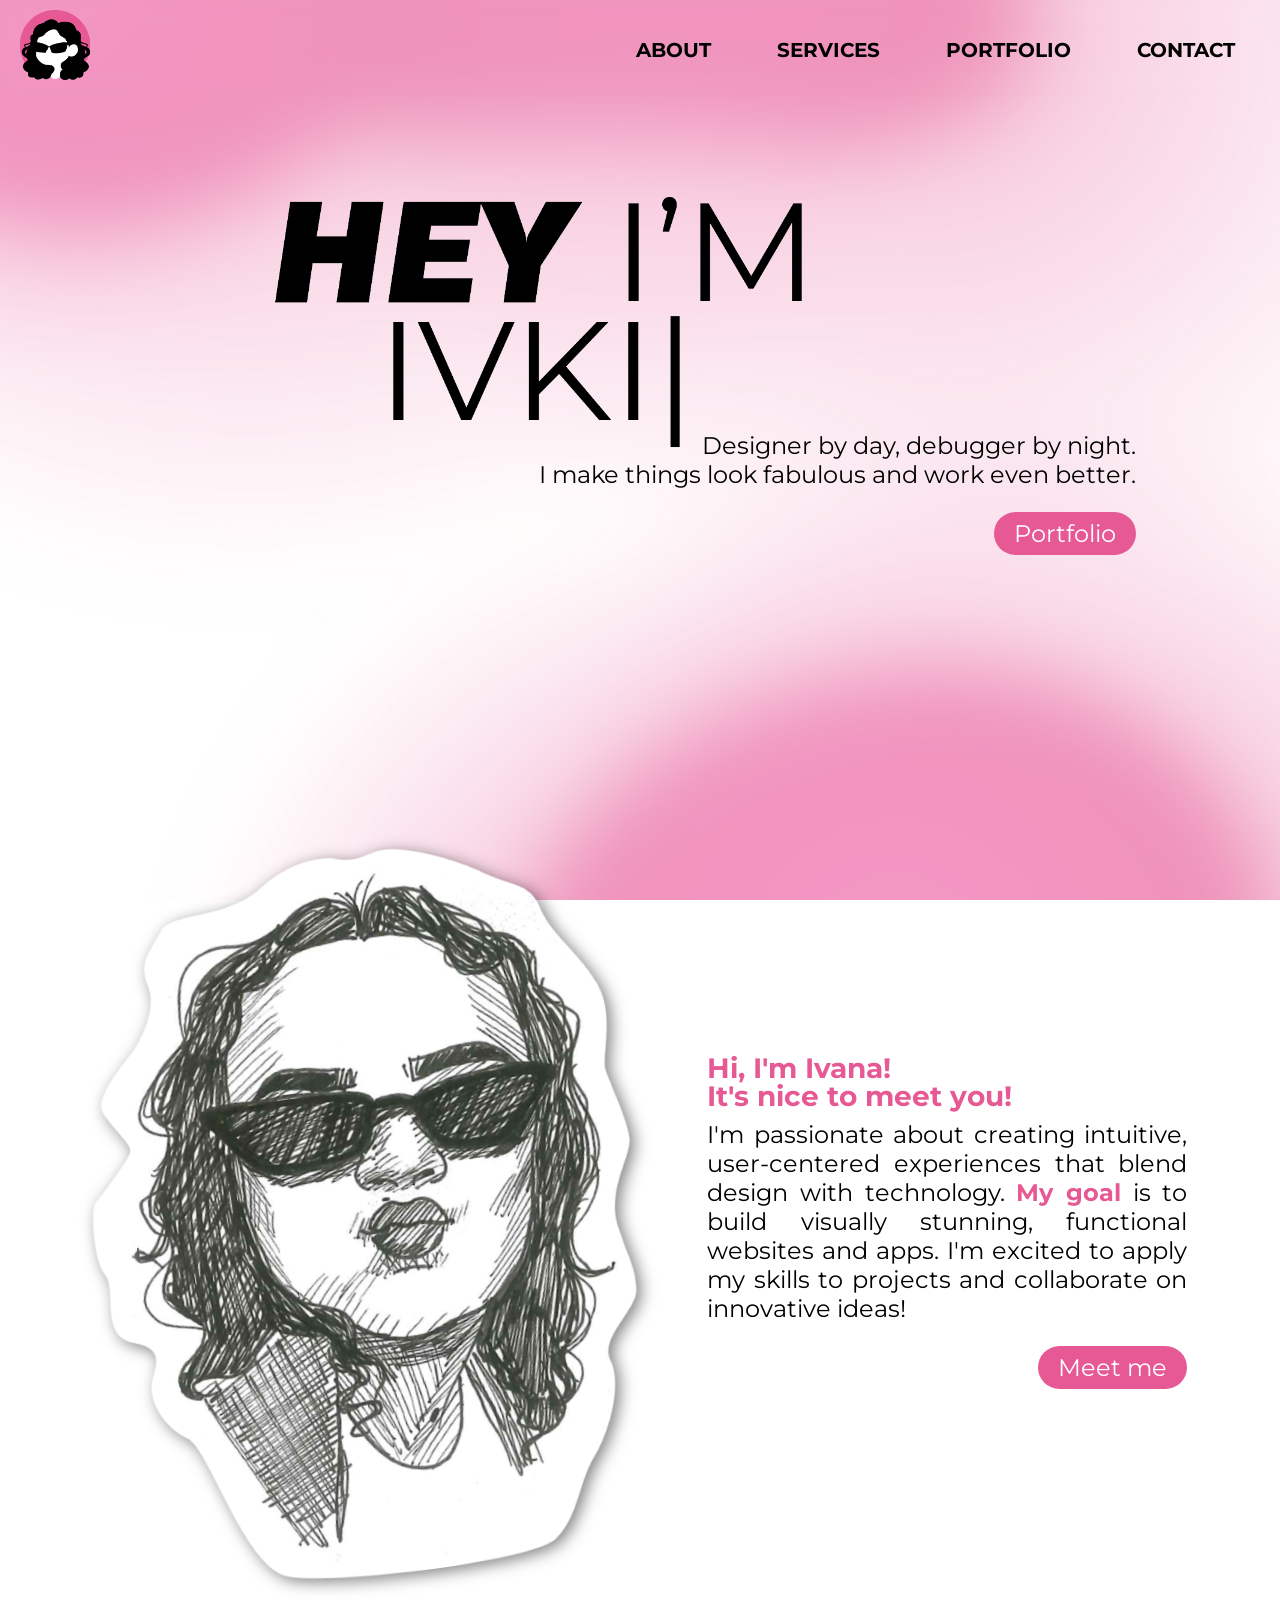
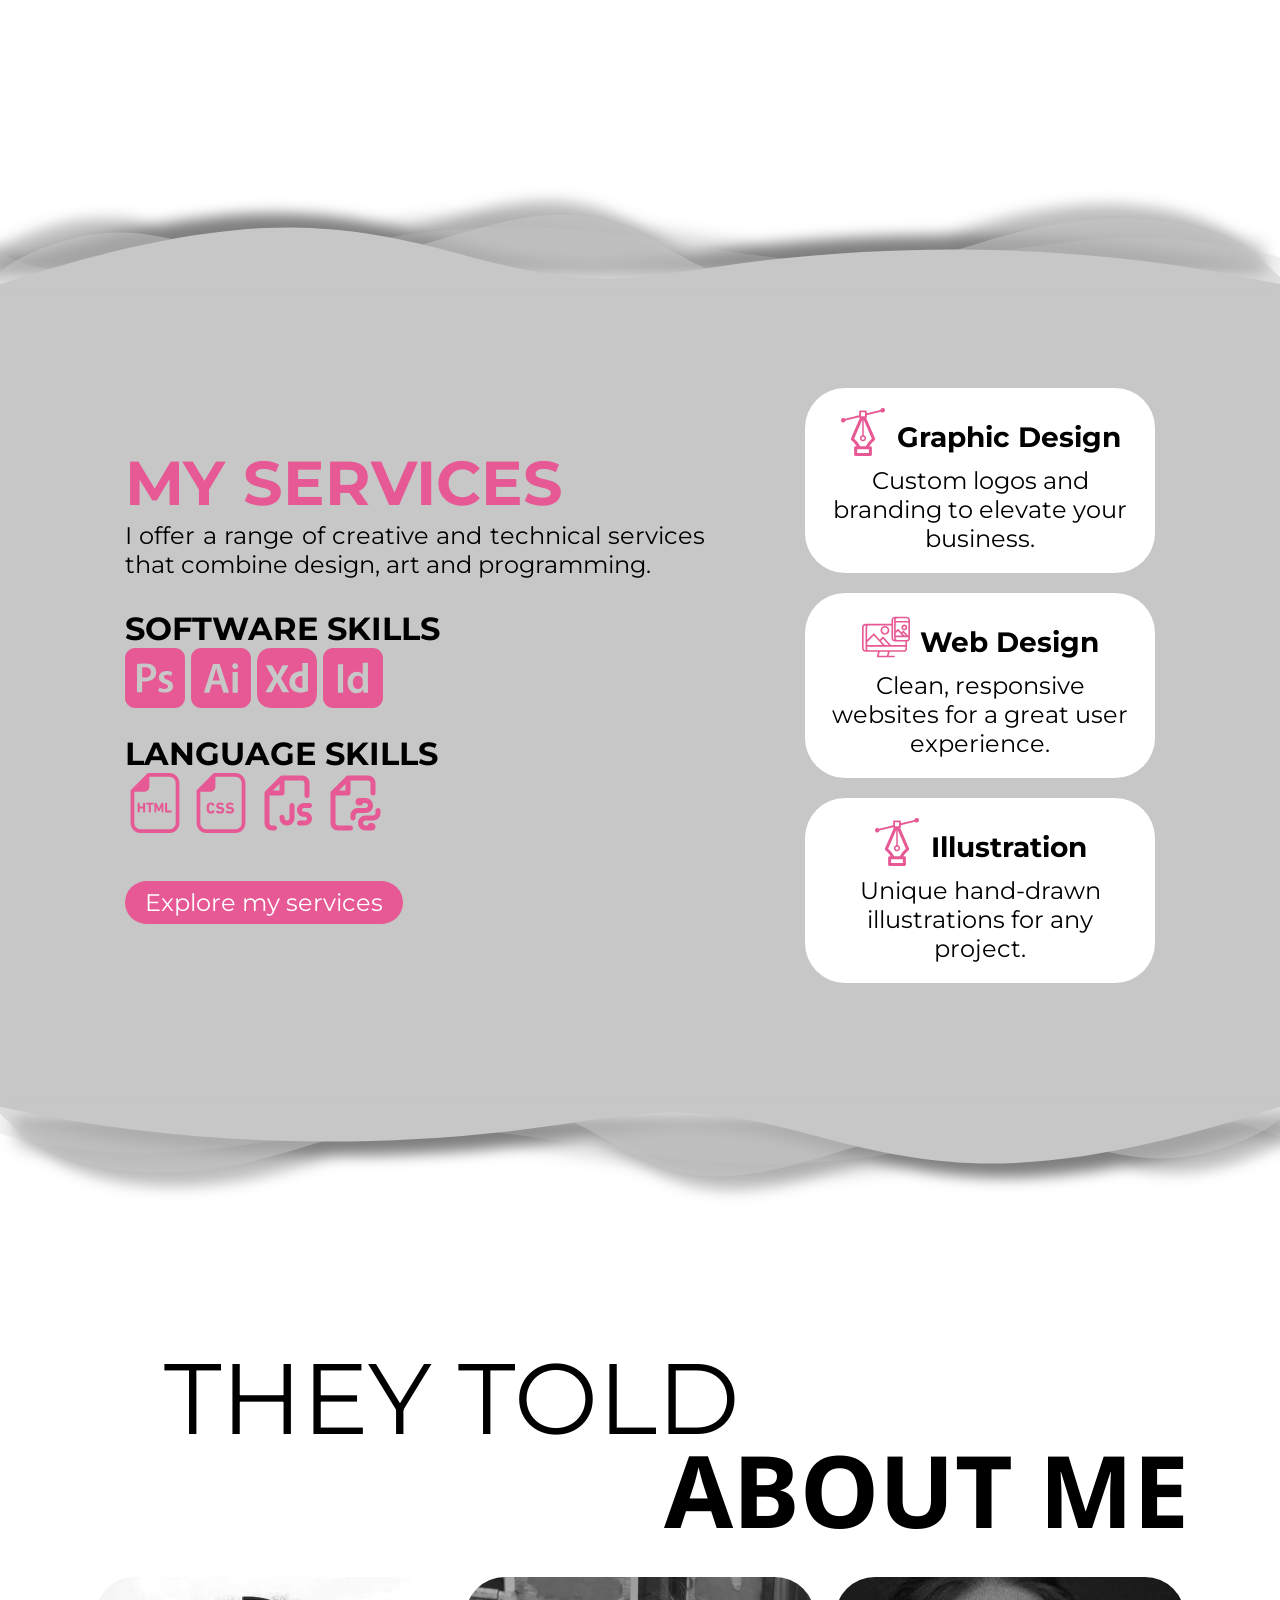
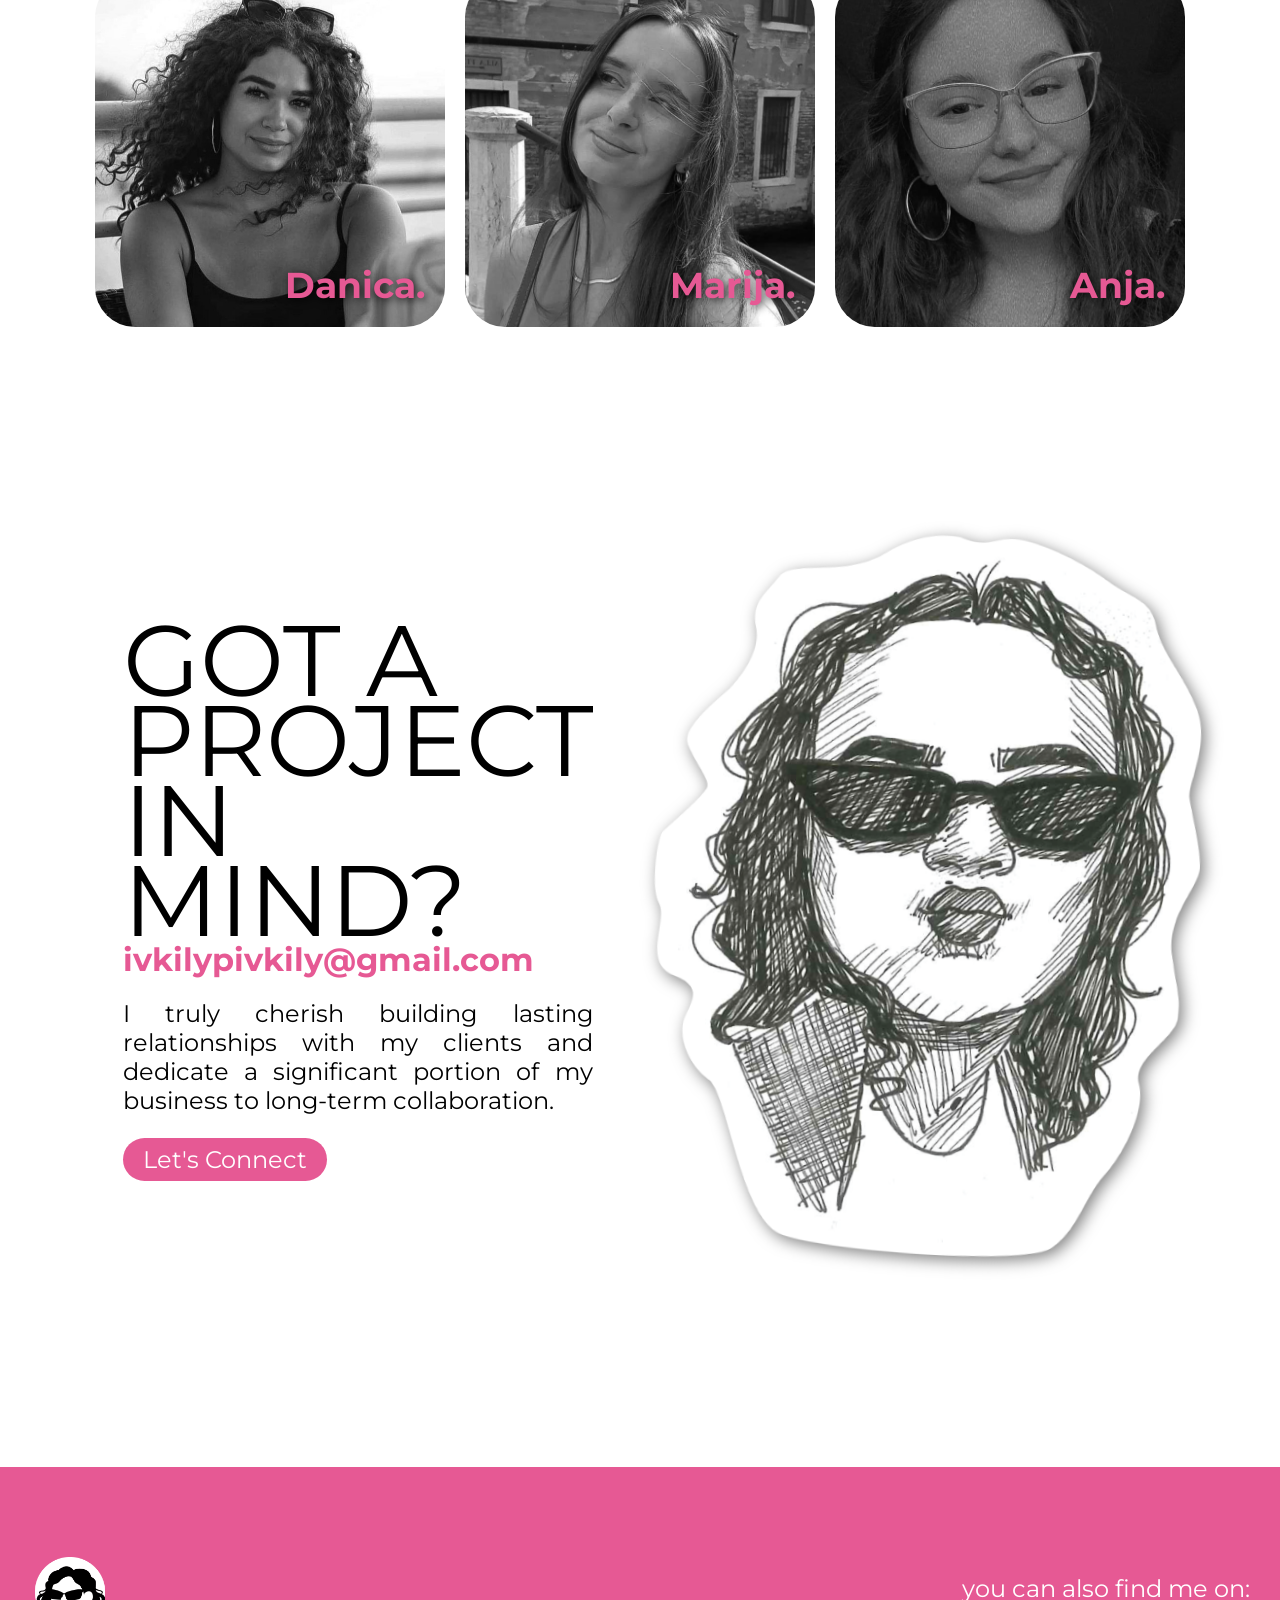
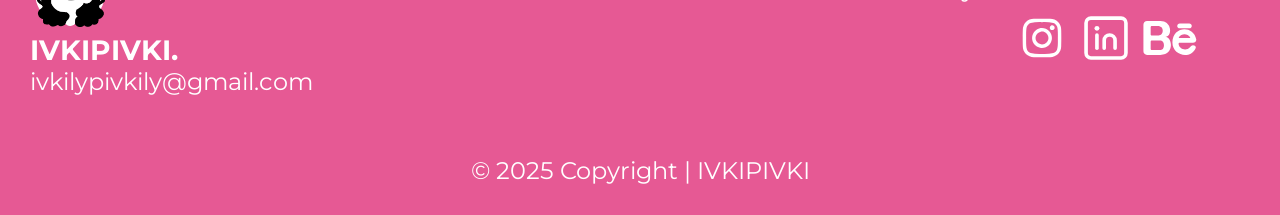
<file: index.html>
<!DOCTYPE html>
<html lang="en">
    <head>
        <meta charset="UTF-8">
        <meta name="viewport" content="width=device-width, initial-scale=1.0">
        <title>IVKIPIVKI.</title>
        <link rel="icon" href="Slike/Logo/Logo1.png" type="image/x-icon">
        <link rel="stylesheet" type="text/css" href="style.css">
    </head>
    <body>
        <div class="gradient-bg">
            <svg xmlns="http://www.w3.org/2000/svg">
                <defs>
                    <filter id="goo">
                        <feGaussianBlur in="SourceGraphic" stdDeviation="10" result="blur"/>
                        <feColorMatrix in="blur" values="1 0 0 0 0  0 1 0 0 0  0 0 1 0 0  0 0 0 18 -8" result="goo"/>
                        <feBlend in="SourceGraphic" in2="goo"/>
                    </filter>
                </defs>
            </svg>
            <div class="gradients-container">
                <div class="g1"></div>
                <div class="g2"></div>
                <div class="g3"></div>
                <div class="g4"></div>
                <div class="interactive"></div>
            </div>
        </div>

        <header class="header-wrapper">
    <div class="header">
        <div class="header-logo">
            <a href="index.html"><img src="Slike/Logo/Logo1.png"></a>
        </div>

        <nav>
            <div class="hide-wrapper">
                <a href="about.html">About</a>
                <a href="services.html">Services</a>
                <a href="portfolio.html">Portfolio</a>
                <a href="contact.html">Contact</a>
            </div>

            <button id="menu-button" onclick="showNav()">
                <img src="Slike/Icon/burger.svg">
            </button>

            <div class="menu" id="menu">
                <a href="about.html">About</a>
                <a href="services.html">Services</a>
                <a href="portfolio.html">Portfolio</a>
                <a href="contact.html">Contact</a>
            </div>
        </nav>
    </div>
</header>

        <main>
            <div id="hero-wrapper">
                <video autoplay muted playsinline src="Slike/Hero/ivkipivkiAnimacija.webm" id="desktopVideo"></video>
                <video autoplay muted playsinline src="Slike/Hero/Mobversion.webm" id="MobileVideo"></video>
                <div class="hero-text">
                    <p>Designer by day, debugger by night.<br>I make things look fabulous and work even better.</p>
                    <a href="portfolio.html" class="button">Portfolio</a>
                </div>
            </div>

            <div id="about-wrapper">
                <div class="about-image">
                    <img src="Slike/ivkipivki.png" alt="IVKIPIVKI illustration">
                </div>
                <div class="about-text-button">
                    <div class="about-text">
                        <h2>Hi, I'm Ivana!<br>It's nice to meet you!</h2>
                        <p>I'm passionate about creating intuitive, user-centered experiences that blend design with technology.
                            <b style="color:#E65994;">My goal</b> is to build visually stunning, functional websites and apps.
                            I'm excited to apply my skills to projects and collaborate on innovative ideas!</p>
                    </div>
                    <a href="about.html" class="button">Meet me</a>
                </div>
            </div>

            <div class="wave-top-wrapper">
                <div class="wave-top">
                    <img src="Slike/Home/wave.svg">
                </div>
            </div>

            <div id="services-wrapper">
                <div class="services-description">
                    <div class="services-text">
                        <h2>My services</h2>
                        <p>I offer a range of creative and technical services that combine design, art and programming.</p>
                        <div class="Rwd-wrapper">
                            <div class="services-software">
                            <h3>Software skills</h3>
                                <img src="Slike/Icon/ps.svg" alt="Adobe Photoshop">
                                <img src="Slike/Icon/ai.svg" alt="Adobe Illustrator">
                                <img src="Slike/Icon/Xd.svg" alt="Adobe Xd">
                                <img src="Slike/Icon/indd.svg" alt="Adobe InDesign">
                            </div>
                            <div class="services-language"> 
                                <h3>Language skills</h3>
                                <img src="Slike/Icon/html.svg" alt="HTML5">
                                <img src="Slike/Icon/css.svg" alt="CSS3">
                                <img src="Slike/Icon/js.svg" alt="JavaScript">
                                <img src="Slike/Icon/py.svg" alt="Python">
                            </div>
                        </div>  
                        <br>
                        <a href="services.html" class="button">Explore my services</a>
                    </div>

                    <div class="services-cards">
                        <div class="services-item">
                            <div class="services-content">
                                <img src="Slike/Icon/pentool.svg" alt="Graphic Design">
                                <h3>Graphic Design</h3>
                            </div>
                            <p>Custom logos and branding to elevate your business.</p>
                        </div>

                        <div class="services-item">
                            <div class="services-content">
                                <img src="Slike/Icon/ui-ux.svg"  alt="WEB Design">
                                <h3>Web Design</h3>
                            </div>
                            <p>Clean, responsive websites for a great user experience.</p>
                        </div>

                        <div class="services-item">
                            <div class="services-content">
                                <img src="Slike/Icon/pentool.svg" alt="Illustrations">
                                <h3>Illustration</h3>
                            </div>
                            <p>Unique hand-drawn illustrations for any project.</p>
                        </div>
                    </div>
                </div>
            </div>

            <div class="wave-bottom-wrapper">
                <div class="wave-bottom">
                    <img src="Slike/Home/wave.svg">
                </div>
            </div>        

            <div id="told-wrapper">
                    <h1>They told<br><span>about me</span></h1>
                    
                    <div class="told-card-container">
                        <div class="card">
                            <img src="Slike/Home/told sekcija/Danica.jpg" alt="Danica">
                            <div class="card-text">
                                <p>Ivana has collaborated with me on various projects, and I can 
                                    confidently say that she is an equally wonderful artist and colleague. 
                                    She is talented and imaginative, always able to accurately read 
                                    a given situation and audience to present the best conceptual 
                                    solution, meeting all set criteria. From the very beginning, 
                                    she has been productive, flexible, and puncrual, and I would 
                                    highly recommend her as a partner to anyone!
                                </p>
                                <h2>Danica.</h2>
                            </div>
                        </div>

                        <div class="card">
                            <img src="Slike/Home/told sekcija/Marija.jpg" alt="Marija">
                            <div class="card-text">
                                <p>Working with Ivana is an exceptional experience. Her ability to 
                                    clarify ideas, stay organized, and support the team at all 
                                    times has made the collaboration very productive and inspiring. 
                                    She is always ready to offer creative solutions and motivate 
                                    others to give their best. Her dedication and efficiency make 
                                    her an excellent partner for any project.
                                </p>
                                <h2>Marija.</h2>
                            </div>
                        </div>

                        <div class="card">
                            <img src="Slike/Home/told sekcija/Anja.jpg" alt="Anja">
                            <div class="card-text">
                                <p>Working with Ivana is always a pleasure. Her creativity, expertise, 
                                    and ability to quickly solve challenges make her an invaluable member 
                                    of any team. Ivana is highly organized, efficient, and always brings 
                                    innovative ideas that enhance projects. Additionally, her team spirit 
                                    and positive energy make collaborating with her both enjoyable and 
                                    productive. I highly recommend her as a colleague and collaborator!
                                </p>
                                <h2>Anja.</h2>
                            </div>
                        </div>
                    </div>
                    
            </div>

            <div id="contact-wrapper">
                <div class="contact-text-button">
                    <div class="contact-text">
                        <h2>Got a<br> project in mind?</h2>
                        <h3>ivkilypivkily@gmail.com</h3>
                        <p>I truly cherish building lasting relationships with my clients and 
                        dedicate a significant portion of my business to long-term collaboration.
                        </p>
                    </div>
                    <a href="contact.html" class="button">Let's Connect</a>
                </div>
                <div class="contact-image">
                    <img src="Slike/ivkipivki.png" alt="IVKIPIVKI illustration">
                </div>
            </div>

        </main>
        
        <footer> 
            <div class="footer-wrapper">
                <div class="footer-contact"> 
                    <a href="index.html"><img src="Slike/Logo/Logo2.png" alt="IVKIPIVKI logo"></a>
                    <h3>IVKIPIVKI.</h3>
                    <p>ivkilypivkily@gmail.com</p>
                </div>
                <div class="footer-social">
                    <p>you can also find me on:</p>
                    <a href="https://www.instagram.com/ivkiipivkii" target="_blank"><img src="Slike/Footer/ig.svg" alt="instagram @ivkiipivkii"></a>
                    <a href="https://www.linkedin.com/in/ivananikolovski" target="_blank"><img src="Slike/Footer/in.svg" alt="linkedin Ivana Nikolovski"></a>
                    <a href="https://www.behance.net/ivkipivki" target="_blank"><img src="Slike/Footer/behance.svg" alt='behance ivkipivki'></a>
                </div>
            </div>
            <p>&copy; 2025 Copyright | IVKIPIVKI</p>
        </footer>
        <script src="src/main.js"></script>
    </body>
</html>
</file>
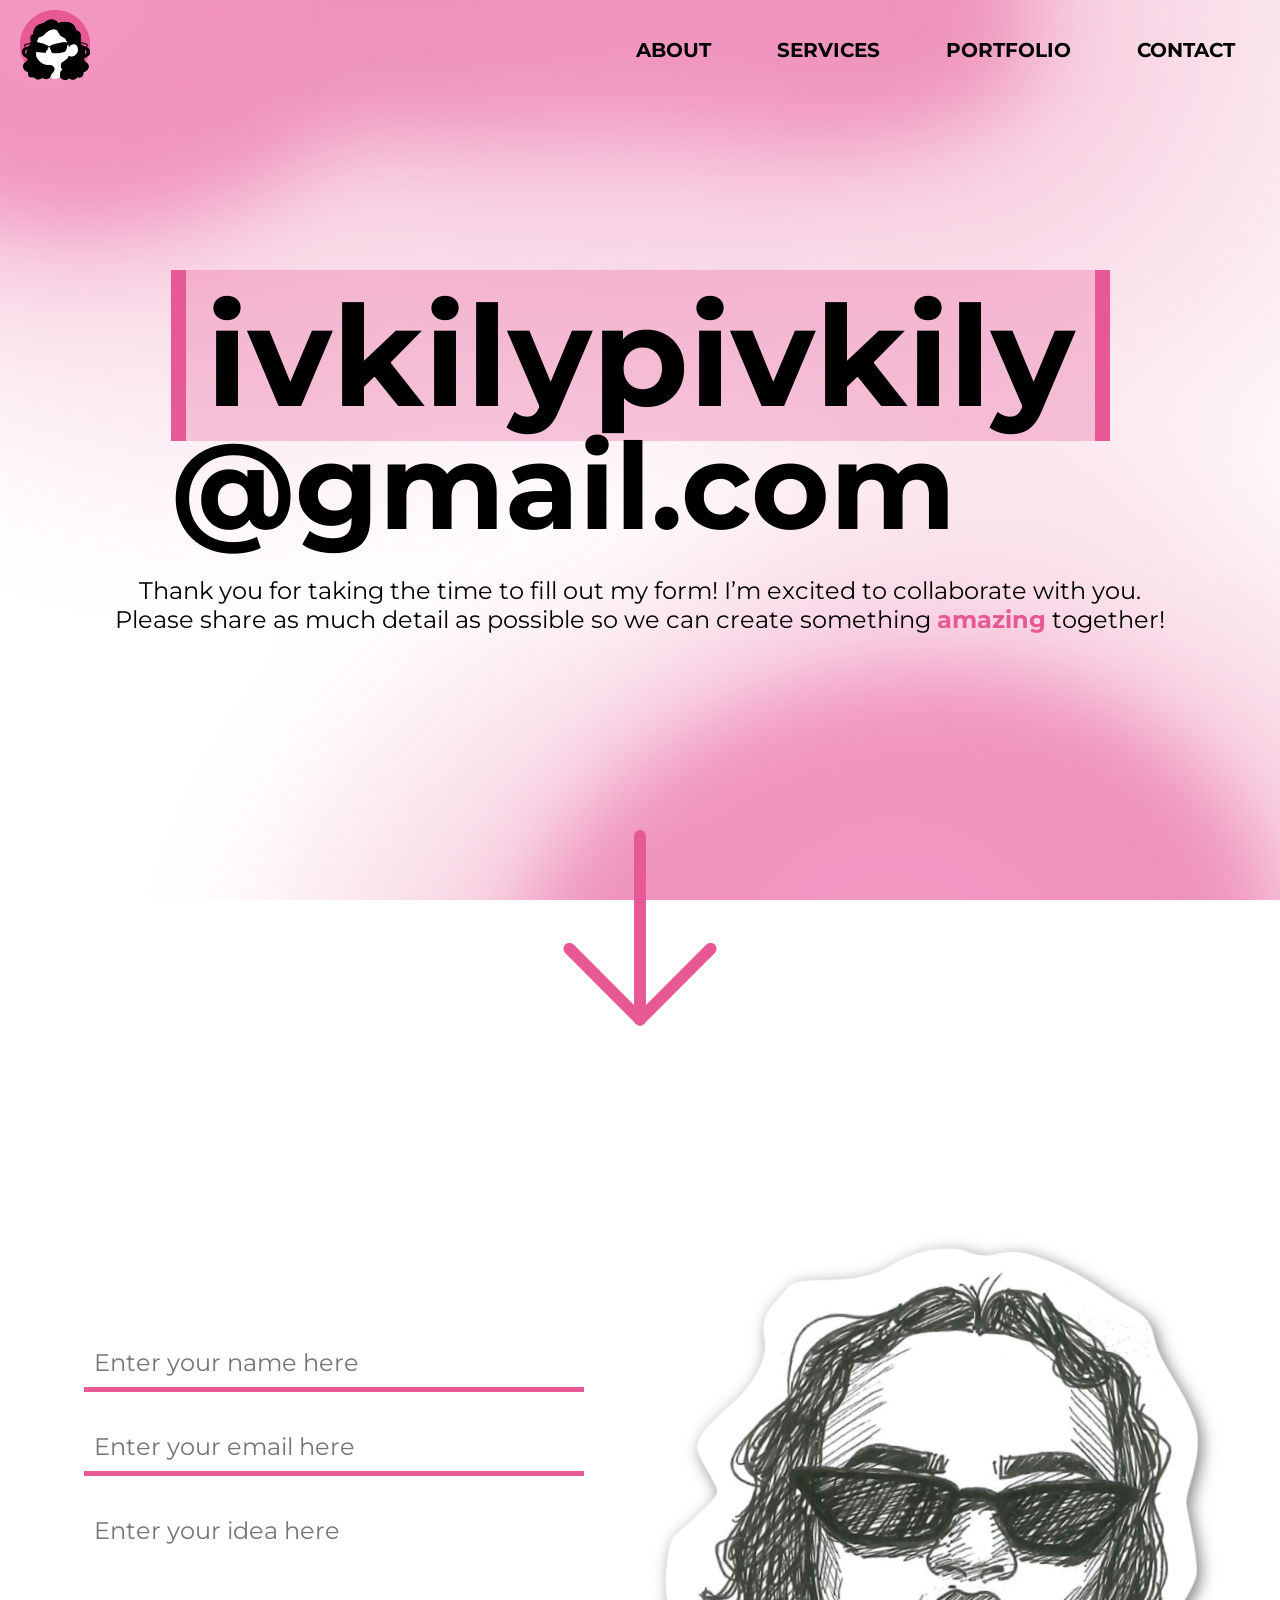
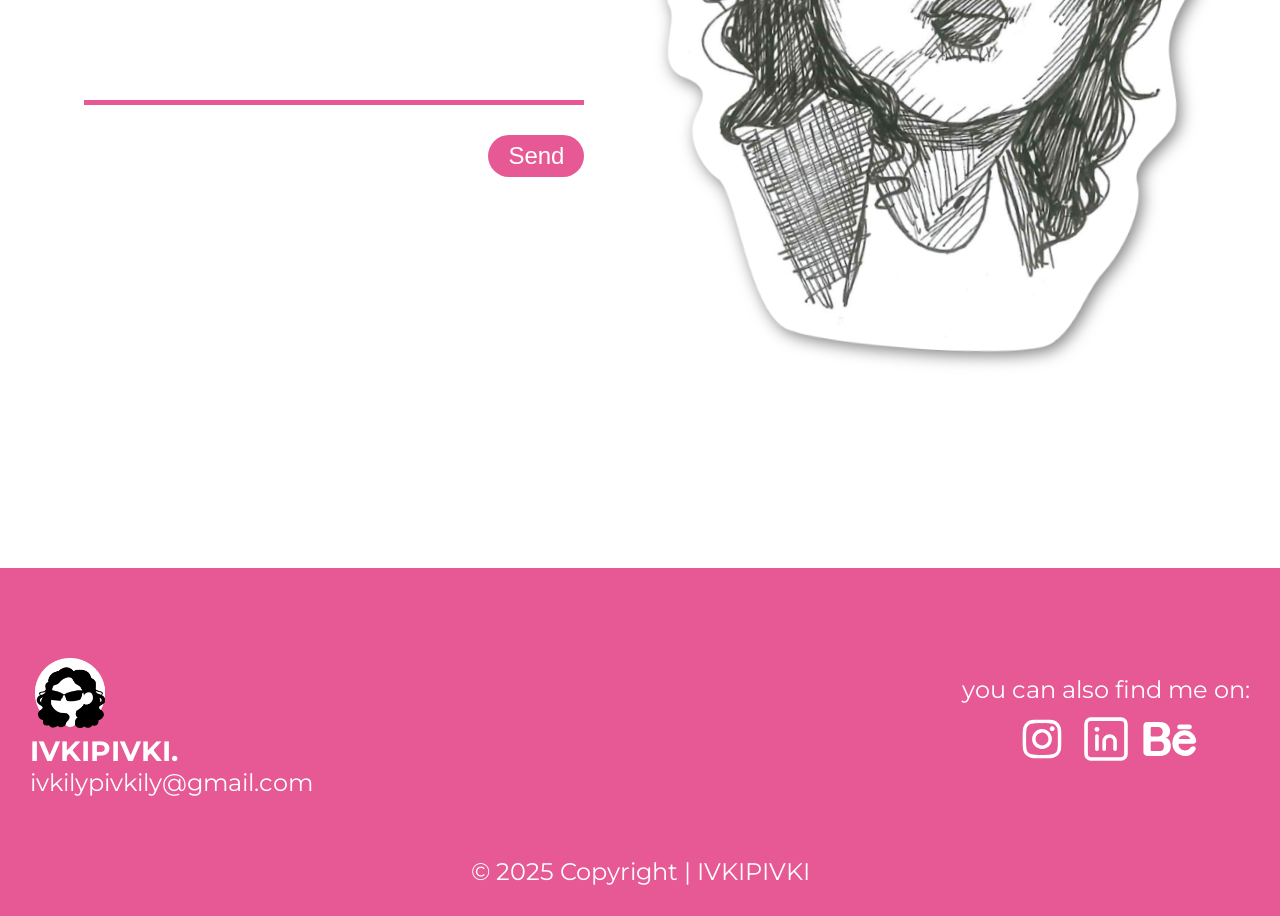
<file: contact.html>
<!DOCTYPE html>
<html lang="en">
<head>
    <title>IVKIPIVKI.</title>
    <meta charset="UTF-8">
    <meta name="viewport" content="width=device-width, initial-scale=1.0">
    
    <link rel="icon" href="Slike/Logo/Logo1.png" type="image/x-icon">
    <link rel="stylesheet" type="text/css" href="style.css">
</head>
<body>
        <div class="gradient-bg">
            <svg xmlns="http://www.w3.org/2000/svg">
            <defs>
                <filter id="goo">
                <feGaussianBlur in="SourceGraphic" stdDeviation="10" result="blur" />
                <feColorMatrix in="blur" values="1 0 0 0 0  0 1 0 0 0  0 0 1 0 0  0 0 0 18 -8" result="goo" />
                <feBlend in="SourceGraphic" in2="goo" />
                </filter>
            </defs>
            </svg>
            <div class="gradients-container">
                <div class="g1"></div>
                <div class="g2"></div>
                <div class="g3"></div>
                <div class="g4"></div>
                <div class="interactive"></div>
            </div>
        </div>
    <header>
        <div class="header-wrapper">
            <div class="header">
                <div class="header-logo">
                    <a href="index.html" id="logo"><img src="Slike/Logo/Logo1.png" alt="IVKIPIVKI logo"></a>
                </div>
                <div class="header-nav">
                    <nav>
                        <div class="hide-wrapper">
                            <a href="about.html">About</a>
                            <a href="services.html">Services</a>
                            <a href="portfolio.html">Portfolio</a>
                            <a href="contact.html">Contact</a>
                        </div>
                            
                        <button onclick="showNav()" id="menu-button">
                            <img src="Slike/Icon/burger.svg">
                        </button>
                        <div class="menu" id="menu" style="height: 0px;">
                            <a href="about.html">About</a>
                            <a href="services.html">Services</a>
                            <a href="portfolio.html">Portfolio</a>
                             <a href="contact.html">Contact</a>
                        </div>
                    </nav>
                </div>
            </div>
        </div>
    </header>

    <main>
        <div class="contactpage-maincontent">
            <h1><span>ivkilypivkily</span><br>@gmail.com</h1>
            <p>Thank you for taking the time to fill out my form! I’m excited to collaborate with you. 
                Please share as much detail as possible so we can create something <b style="color: #E65994;">amazing</b> together!
            </p>
        </div>
        <img src="Slike/Icon/strelica.svg" alt="arrow">
        <div class="forma">
            <div class="contact-form">
                <form onsubmit="return openPopup()">
                    <input type="text" name="Name" placeholder="Enter your name here" required>
                    <input type="email" name="Email" placeholder="Enter your email here" required>
                    <textarea name="Message" placeholder="Enter your idea here" rows="6" required></textarea>
                    <button class="button" type="submit">Send</button>

                    <div class="overlay" id="overlay"></div>
                    <div class="popup" id="popup">
                        <img src="Slike/Logo/Logo1.png" alt="Logo">
                        <h2>Thank you</h2>
                        <p>for reaching out!<br> let’s make something amazing together!</p>
                        <button type="button" class="button" onclick="closePopup()">OK</button>
                    </div>

                </form>
            </div>
            <img src="Slike/ivkipivki.png" alt="Ivkipivki illustration">
        </div>
    </main>

    <footer>
            <div class="footer-wrapper">
                <div class="footer-contact">
                    <a href="index.html"><img src="Slike/Logo/Logo2.png" alt="IVKIPIVKI logo"></a>
                    <h3>IVKIPIVKI.</h3>
                    <p>ivkilypivkily@gmail.com</p>
                </div>
                <div class="footer-social">
                    <p>you can also find me on:</p>
                    <a href="https://www.instagram.com/ivkiipivkii" target="_blank"><img src="Slike/Footer/ig.svg" alt="instagram @ivkiipivkii"></a>
                    <a href="https://www.linkedin.com/in/ivananikolovski" target="_blank"><img src="Slike/Footer/in.svg" alt="linkedin Ivana Nikolovski"></a>
                    <a href="https://www.behance.net/ivkipivki" target="_blank"><img src="Slike/Footer/behance.svg" alt='behance ivkipivki'></a>
                </div>
            </div>
            <p>&copy; 2025 Copyright | IVKIPIVKI</p>
    </footer>
    <script src="src/main.js"></script>
</body>
</html>
</file>
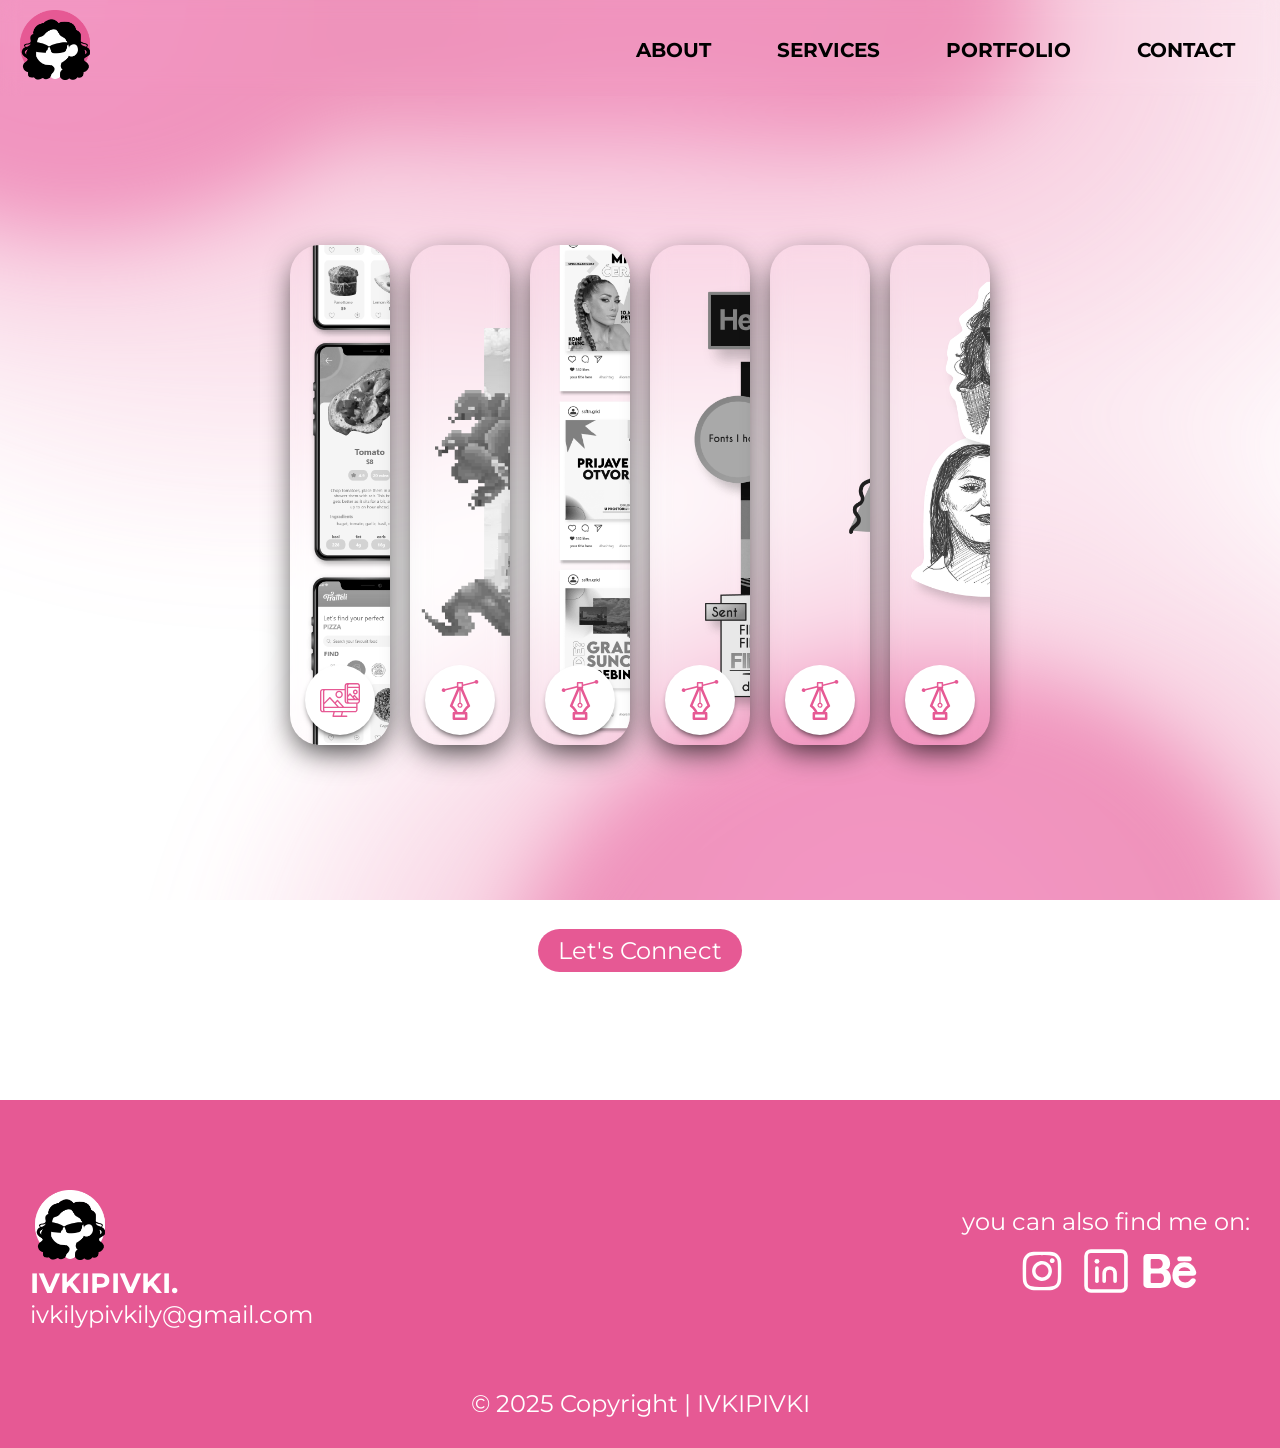
<file: portfolio.html>
<!DOCTYPE html>
<html lang="en">
<head>
    <title>IVKIPIVKI.</title>
    <meta charset="UTF-8">
    <meta name="viewport" content="width=device-width, initial-scale=1.0">

    <link rel="icon" href="Slike/Logo/Logo1.png" type="image/x-icon">
    <link rel="stylesheet" type="text/css" href="style.css">
</head>
<body>
        <div class="gradient-bg">
            <svg xmlns="http://www.w3.org/2000/svg">
            <defs>
                <filter id="goo">
                <feGaussianBlur in="SourceGraphic" stdDeviation="10" result="blur" />
                <feColorMatrix in="blur" values="1 0 0 0 0  0 1 0 0 0  0 0 1 0 0  0 0 0 18 -8" result="goo" />
                <feBlend in="SourceGraphic" in2="goo" />
                </filter>
            </defs>
            </svg>
            <div class="gradients-container">
                <div class="g1"></div>
                <div class="g2"></div>
                <div class="g3"></div>
                <div class="g4"></div>
                
                <div class="interactive"></div>
            </div>
        </div>
    <header>
        <div class="header-wrapper">
            <div class="header">
                <div class="header-logo">
                    <a href="index.html" id="logo"><img src="Slike/Logo/Logo1.png" alt="IVKIPIVKI logo"></a>
                </div>
                <div class="header-nav">
                    <nav>
                        <div class="hide-wrapper">
                            <a href="about.html">About</a>
                            <a href="services.html">Services</a>
                            <a href="portfolio.html">Portfolio</a>
                            <a href="contact.html">Contact</a>
                        </div>
                            
                        <button onclick="showNav()" id="menu-button">
                            <img src="Slike/Icon/burger.svg">
                        </button>
                        <div class="menu" id="menu" style="height: 0px;">
                            <a href="about.html">About</a>
                            <a href="services.html">Services</a>
                            <a href="portfolio.html">Portfolio</a>
                             <a href="contact.html">Contact</a>
                        </div>
                    </nav>
                </div>
            </div>
        </div>
    </header>

    <main>
        <div class="Portfolio-wrapper">
            <div class="portfolio-container">

                <input type="checkbox" id="p1">
                <label for="p1" class="project">
                    <div class="row">
                    <div class="icon"><img src="Slike/Icon/ui-ux.svg" height="40px"></div>
                    <div class="description">
                        <h1>FRATELLI</h1>
                    </div>
                    </div>
                    <div class="column">
                    <p><b>Fratteli</b> is a project focused on designing
                        a warm, user-friendly <b>restaurant
                        app</b> inspired by Italian cuisine.
                        <span style="color:#E65994;font-weight:bold;">The goal</span> was to create a <b>clean and intuitive
                        experience</b> where users can explore the
                        menu, check nutritional information, and
                        easily save or order their favorite dishes.
                        With soft colors, simple icons, and a layout
                        that feels both modern and personal, Fratteli
                        reflects the way we interact with food -
                        and with design - in everyday life.</p>
                    </div>
                </label>

                <input type="checkbox" id="p2">
                <label for="p2" class="project">
                    <div class="row">
                    <div class="icon"><img src="Slike/Icon/pentool.svg" height="40px"></div>
                    <div class="description"><h1>STONED RPG</h1></div>
                    </div>
                    <div class="column">
                    <p>A project featuring <b>pixel art characters
                        design</b> for an RPG platformer inspired
                        by Greek mythology. Using Aseprite,
                        <b>I design characters, including
                        their animations and visual development</b>.
                        <b style="color:#E65994">My goal</b> was to bring personality and clarity
                        to each sprite through expressive pixel art,
                        while staying true to the mythological
                        theme and platformer mechanics. I handled
                        the full process ensuring each <b>character
                        felt dynamic, readable, and consistent</b>
                        with the game’s tone and narrative.</p>
                    </div>
                </label>

                <input type="checkbox" id="p3">
                <label for="p3" class="project">
                    <div class="row">
                    <div class="icon"><img src="Slike/Icon/pentool.svg" height="40px"></div>
                    <div class="description"><h1>GRAFIJADA</h1></div>
                    </div>
                    <div class="column">
                    <p><b>Grafijada</b> is a event that combines
                        the spirit of traditional student gatherings
                        ("ijade") with the format of a conference.
                        As part of the team, I was responsible
                        for <b>designing visual content for Instagram
                        to promote the event, engage the student
                        community, and communicate key information</b>.
                        The design features bold typography, vibrant
                        gradients, and layered elements
                        that reflect the event’s dynamic and
                        modern spirit, while staying consistent and
                        easy to follow across all posts.</p>
                    </div>
                </label>

                <input type="checkbox" id="p4">
                <label for="p4" class="project">
                    <div class="row">
                    <div class="icon"><img src="Slike/Icon/pentool.svg" height="40px"></div>
                    <div class="description">
                        <h1>GRID EXHIBITION</h1>
                    </div>
                    </div>
                    <div class="column">
                    <p>As part of the Student Association, I helped
                        organize the <b>first GRID exhibition</b> — a
                        showcase of student projects from the
                        Graphic Engineering and Design program.
                        The event celebrated creativity across all
                        years and courses, from posters and 3D
                        models to calligraphy and video. As a part of
                        the team, I designed <b>custom stickers</b> used
                        for promotion event.</p>
                    </div>
                </label>

                <input type="checkbox" id="p5">
                <label for="p5" class="project">
                    <div class="row">
                    <div class="icon"><img src="Slike/Icon/pentool.svg" height="40px"></div>
                    <div class="description">
                        <h1>DENTIST WEEK</h1>
                    </div>
                    </div>
                    <div class="column">
                    <p>I developed the <b>visual identity</b> for Healthy
                        Teeth Week, a children’s dental health campaign.
                        The branding includes a <b>logo mark,
                        logotype, and custom pattern</b>. The crocodile
                        mascot was chosen for its strong teeth, which
                        are essential for its survival. I illustrated it in a
                        playful, hand-colored style to feel childlike and
                        approachable, helping the campaign connect
                        with young audiences through warmth
                        and visual storytelling.</p>
                    </div>
                </label>

                <input type="checkbox" id="p6">
                <label for="p6" class="project">
                    <div class="row">
                        <div class="icon"><img src="Slike/Icon/pentool.svg" height="40px"></div>
                        <div class="description">
                            <h1>HAND-DRAWN</h1>
                        </div>
                    </div>
                    <div class="column">
                    <p>A collection of <b>hand-drawn portraits</b>. Each
                        piece captures the unique personality and
                        energy of the individual through my personal
                        drawing style and detailed craftsmanship.</p>
                    </div>
                </label>

            </div>
        </div>
        <div class="portfolio-dugme">
            <a href="contact.html" class="button">Let's Connect</a>
        </div>
    </main>

    <footer> 
            <div class="footer-wrapper">
                <div class="footer-contact"> 
                    <a href="index.html"><img src="Slike/Logo/Logo2.png" alt="IVKIPIVKI logo"></a>
                    <h3>IVKIPIVKI.</h3>
                    <p>ivkilypivkily@gmail.com</p>
                </div>
                <div class="footer-social">
                    <p>you can also find me on:</p>
                    <a href="https://www.instagram.com/ivkiipivkii" target="_blank"><img src="Slike/Footer/ig.svg" alt="instagram @ivkiipivkii"></a>
                    <a href="https://www.linkedin.com/in/ivananikolovski" target="_blank"><img src="Slike/Footer/in.svg" alt="linkedin Ivana Nikolovski"></a>
                    <a href="https://www.behance.net/ivkipivki" target="_blank"><img src="Slike/Footer/behance.svg" alt='behance ivkipivki'></a>
                </div>
            </div>
            <p>&copy; 2025 Copyright | IVKIPIVKI</p>
    </footer>
    <script src="src/main.js"></script>
</body>
</html>
</file>
<file: style.css>
*{
    padding: 0;
    margin: 0;
}

@font-face {
    font-family: Mont;
    src: url(Font/Montserrat/Montserrat-VariableFont_wght.ttf);
}

@font-face {
    font-family: Noto;
    src: url(Font/Noto_Sans/NotoSans-VariableFont_wdth\,wght.ttf);
}

a {
    text-decoration: none;
}

body {
    font-size: 1.5rem;
    font-family: Mont;
}

main, header, footer {
    z-index: 1;
}

.gradient-bg {
    z-index: -100;
}

:root {
  --primary-color: #ff4da6;
  --bg-color: #ffffff;
  --font-main: "Montserrat", sans-serif;
}


/* dimenzije */
#hero-wrapper, #about-wrapper, .services-description, #told-wrapper, #contact-wrapper, .footer-wrapper {
    max-width: 90vw;
    margin: 0 auto;
}

/* header - nav */
header {
    position: fixed;
    top: 0;
    left: 0;
    width: 100%;
    z-index: 1000;
    backdrop-filter: blur(10px);
}

.header {
    max-width: 1250px;
    margin: 0 auto;
    padding: 0.625rem;
    display: flex;
    justify-content: space-between;
    align-items: center;
    backdrop-filter: blur(10px);
}

.header-hidden {
    transform: translateY(-100%);
    transition: transform 0.3s ease;
}

.header-wrapper {
    transition: transform 0.3s ease;
}

nav a {
    color: black;
    font-size: 20px;
    font-weight: bold;
    text-transform: uppercase;
    padding: 0 30px;
    position: relative;
    cursor: pointer;
}

.hide-wrapper a::before {
    content: "";
    background-color: #E65994;
    position: absolute;
    left: 0;
    bottom: -0.3rem;
    height: 3px;
    width: 0;
    transition: 0.3s ease-in-out ;
}

.hide-wrapper a:hover::before {
    content: "";
    background-color: #E65994;
    position: absolute;
    left: 0;
    bottom: -0.3rem;
    height: 3px;
    width: 100%;
}

nav a:hover {
    color: #3e3e3e;
    font-style: italic;
}

header img, footer img {
    height: 70px;
}

.header-logo img:hover {
    content: url(Slike/Logo/Logo1Hover.png);
}

#menu-button {
    display: none;
}

.menu {
    display: none;
    overflow: hidden;
    transition: height 0.3s ease;
}

/* SCROLL BAR */
::-webkit-scrollbar {
    width: 8px;
}

::-webkit-scrollbar-track {
    background: none;
}

::-webkit-scrollbar-thumb {
    background: #E65994;
    border-radius: 20px;
}

::-webkit-scrollbar-thumb:hover {
    background: #b64371;
}

/* BUTTONS */
.button:hover {
    color: black;
    border: 1px solid black;
    padding: 10px 25px;
    cursor: pointer;
    background-color: transparent;
}

.button {
    color: white;
    background-color: #E65994;
    padding: 7px 20px;
    border: 0;
    border-radius: 40px;
    font-size: 24px;
    transition: 0.2s;
}

/* HERO SEKCIJA */
#hero-wrapper {
    position: relative;
}

#desktopVideo {
    max-width: 100%;
    height: auto;
    display: block;
    margin: 0 auto;
}

.hero-text {
    position: absolute;
    max-width: 900px;
    text-align: right;
    font-size: 24px;
    bottom: 100px;
    right: 80px;
}

.hero-text p {
    margin-bottom: 30px;
}

#MobileVideo {
  display: none;
}

/* ABOUT AND CONTACT SEKCIJA */
#about-wrapper, #contact-wrapper {
    display: flex;
    height: 100vh;
    align-items: center;
    justify-content: center;
    margin: 120px auto;
}

.about-image, .contact-image {
    max-width: 700px;
    height: auto;
    margin-right: 40px;
    rotate: -8deg;
    filter: drop-shadow(4px 4px 8px rgba(0,0,0,0.5));
}

.about-image img, .contact-image img {
    height: 80vh;
}

.contact-image {
    margin-left: 60px;
    rotate: 3deg;
}

.about-text-button {
    text-align: right;
}

.contact-text-button {
    text-align: left;
    max-width: 500px;
    text-align: justify;
    margin-left: 80px;
}

.about-text {
    max-width: 480px;
    text-align: justify;
    margin-left: 30px;
}

.about-text h2 {
    color: #E65994;
    font-size: 28px;
    font-weight: bold;
    line-height: 1;
    margin-bottom: 10px;
}

.about-text p, .contact-text p {
    margin-bottom: 30px;
}

.contact-text h2 {
    font-size: 100px;
    line-height: 0.8;
    font-family: Mont;
    text-transform: uppercase;
    font-weight: normal;
}

.contact-text h3 {
    font-size: 32px;
    color: #E65994;
    font-weight: bold;
    margin-bottom: 20px;
}

/* SERVICES SEKCIJA */
#services-wrapper {
    margin: 0 auto;
    padding: 100px 0;
    background-color: #c7c7c7;
}

.services-description {
    display: flex;
    justify-content: center;
    text-align: center;
    align-items: center;
}

.services-content img {
    height: 48px;
    width: auto;
    margin-right: 10px;
    margin-bottom: 10px;
}

.services-content {
    display: flex;
    justify-content: center;
    align-items: center;
    text-align: center;
}

.services-text, .services-cards {
    max-width: 580px;
}

.services-item {
    background-color: white;
    border-radius: 40px;
    margin-bottom: 20px;
    width: 350px;
    padding: 20px 0;
    margin-left: 100px;
}

.services-item p, .services-content {
    width: 300px;
    margin: 0 auto;
}

.services-text h2 {
    color: #E65994;
    font-size: 62px;
    font-weight: bold;
    text-transform: uppercase;
}

.services-text p {
    font-size: 24px;
    margin-bottom: 30px;
    text-align: justify;
}

.services-text h3 {
    font-size: 32px;
    text-transform: uppercase;
}

.services-text img {
    height: 60px;
    width: auto;
}

.services-software, .services-language {
    margin-bottom: 20px;
}

.services-text {
    text-align: left;
    margin-bottom: 30px;
}

/* WAVES */
.wave-top-wrapper {
    position: relative;
    filter: drop-shadow(-14px -14px 7px rgba(0,0,0,0.5));
    padding-top: 100px;
}

.wave-bottom-wrapper {
    position: relative;
    filter: drop-shadow(14px 14px 7px rgba(0,0,0,0.5));
}

.wave-top {
    position: absolute;
    bottom: 0;
    left: 0;
    width: 100%;
    overflow: hidden;
    line-height: 0;
    transform: rotate(180deg);
}

.wave-bottom {
    position: absolute;
    top: 0;
    left: 0;
    width: 100%;
    overflow: hidden;
    line-height: 0;
}

.wave-top img, .wave-bottom img {
    position: relative;
    display: block;
    width: calc(100% + 1.3px);
    height: 80px;
}

/* TOLD SEKCIJA*/
#told-wrapper h1 {
    font-family: Mont;
    font-weight: normal;
    font-size: 100px;
    line-height: 0.905;
    text-transform: uppercase;
    margin-bottom: 40px;
    margin-left: 100px;
    margin-top: 250px;
}

#told-wrapper span {
    font-weight: bold;
    font-family: Noto;
    margin-left: 500px;
}

#told-wrapper {
    justify-content: center;
    align-items: center;
}

.told-card-container {
    display: flex;
    justify-content: center;
    align-items: center;
    gap: 20px;
}

.card img {
    height: 100%;
    width: 100%;
    object-fit: cover;
    transition: 0.5s ease;
}

.card {
    position: relative;
    overflow: hidden;
    height: 350px;
    width: 350px;
    border-radius: 40px;
}

.card-text {
    position: absolute;
    inset: 0;
    display: flex;
    flex-direction: column;
    justify-content: center;
    align-items: center;
    color: white;
    z-index: 2;
}

.card-text h2 {
    position: absolute;
    bottom: 20px;
    font-size: 36px;
    right: 20px;
    opacity: 1;
    transition: 0.5s ease;
    color: #E65994;
    font-weight: bold;
    text-shadow: 2px 2px 8px rgba(0,0,0,0.8);
}

.card-text p {
    opacity: 0;
    transition: 0.5s ease;
    font-size: 18px;
    padding: 30px;
    text-align: justify;
    line-height: 1;
}

.card:hover img {
    filter: blur(30px) brightness(0.5);
    transform: scale(1.05);
}

.card::after {
    content: "";
    position: absolute;
    inset: 0;
    background: rgba(255, 105, 180, 0.4);
    backdrop-filter: blur(30px);
    opacity: 0;
    transition: 0.5s ease;
    z-index: 1;
}

.card:hover::after {
    opacity: 1;
}

.card:hover .card-text {
    opacity: 1;
}

.card:hover .card-text p {
    opacity: 1;
}

.card:hover .card-text h2 {
    opacity: 0;
}

/* FOOTER */
footer {
    text-align: center;
    background-color: #E65994;
    color: white;
    padding: 30px;
    font-size: 24px;
}

.footer-wrapper {
    display: flex;
    justify-content: space-between;
    align-items: center;
    max-width: 1250px;
    margin: 60px auto;
}

.footer-contact {
    text-align: left;
}

.footer-contact img:hover {
    content: url(Slike/Logo/Logo2Hover.png);
}

.footer-social img {
    width: 58px;
}


/* ABOUT PAGE */
#aboutpage {
    text-align: center;
    margin: 0 auto;
}

#about-hero-wrapper {
    position: relative;
    height: 580px;

    background-image: url("Slike/About/AboutCover.jpg");
    background-size: cover;
    background-position: center;
    background-repeat: no-repeat;
}

.about-hero-text {
    position: absolute;
    bottom: -105px;
    left: 15%;
    padding: 0 20px;
    text-align: left;
    font-size: 80px;
    text-transform: uppercase;
    font-family: Mont;
    line-height: 0.8;
    color: black;
    font-weight: bold;
}

.about-hero-text span {
    font-weight: 400;
    font-size: 120px;
    color: white;
    background-color: rgba(255, 105, 180, 0.4);
}

.width-text {
    width: 100%;
}

#about-main-content {
    height: 80vh;
    width: 1000px;
    margin: 0 auto;
    margin-top: 250px;
    text-align: left;
}

#about-main-content p {
    margin-bottom: 40px;
}

#about-main-content h2 {
    color: #E65994;
}

.about-background-wrapper {
    position: relative;
    background-color: #c7c7c7;
    border-top-left-radius: 160px;
    border-top-right-radius: 160px;
    filter: drop-shadow(0px -4px 10px rgba(0,0,0,0.5));
    z-index: -1;
    height: 100vh;
}

#about-funfact-wrapper>img {
    position: relative;
    bottom: 100px;
    left: 800px;
    height: 400px;
    transform: rotate(5deg);
    filter: drop-shadow(2px -2px 6px rgba(0,0,0,0.5));
}

#about-funfact-wrapper {
    width: 1000px;
    margin: 0 auto;
    text-align: left;
}

.about-text-list {
    position: relative;
    bottom: 350px;
    left: 0;
}

.funfacts-list {
    color: white;
    text-align: left;
    width: 1000px;
    margin: 0 auto;
    font-size: 28px;
    padding-bottom: 50px;
    margin-top: 100px;
}

.funfacts-list>ul li::marker {
    color: #E65994;
    font-size: 30px;
}

.funfacts-list h2 {
    font-size: 40px;
}

.funfacts-list>ul {
    padding-left: 30px;
}

#about-funfact-wrapper p {
    padding-bottom: 10px;
}

#about-funfact-wrapper:last-child {
    padding-bottom: 80px;
}

/* SERVICES PAGE */
.Usluge-wrapper {
    display: flex;
    flex-direction: column;
    height: 100vh;
    justify-content: center;
    margin: 0 auto;
    align-items: center;
}

.Usluge-wrapper .button {
    margin-top: 50px;
    margin-bottom: 90px;
}

.Usluge-wrapper h1 {
    text-align: center;
    color: #e65994;
    margin-bottom: 30px;
    font-size: 32px;
    line-height: 1;
    margin-top: 120px;
}

.servicespage-wrapper {
  max-width: 60%;
  margin: 0 auto;
  background-color: #c7c7c7;
  border-radius: 25px;
  padding: 40px;
}

.service input {
  display: none;
}

.service {
  border-bottom: 2.5px solid #E65994;
  padding: 10px 0;
  position: relative;
}

.service-name {
  display: block;
  font-weight: bold;
  font-size: 28px;
  cursor: pointer;
}

.service-name span {
  display: inline-block;
}

.servicespage-content {
  max-height: 0;
  overflow: hidden;
  transition: max-height 0.5s ease, padding 0.3s ease;
  padding: 0;
}

.servicespage-content p {
    margin: 20px;
    text-align: justify;
}

.service input:checked ~ .servicespage-content {
  max-height: 600px;
  padding-top: 20px;
  padding-bottom: 20px;
}

.services-lists {
    justify-content: center;
    align-items: center;
    text-align: center;
    margin-bottom: 120px;
}

.Lista {
    text-align: left;
    width: 90vw;
    margin: 0 auto;
    margin-bottom: 30px;
}

.Lista li {
  width: 60%;
  margin: 0 auto;
}

.nobullet {
    list-style-type: none;
    margin-bottom: 20px;
    font-size: 24px;
}

.Lista li:nth-child(odd) {
    font-weight: bold;
    font-size: 24px;
}

ul li::marker {
  color: #E65994;
  font-size: 30px;
}

.rwd-services>h1 {
    font-size: 70px;
    text-transform: uppercase;
    line-height: 0.905;
    font-family: Mont;
    font-weight: normal;
    margin-bottom: 30px;
    text-align: left;
    margin-left: 350px;
}

.rwd-services>h1>span {
    font-weight: 600;
    color: #E65994;
    font-size: 60px;
    margin-left: 150px;
}


/* PORTFOLIO PAGE */
.Portfolio-wrapper {
  width: 100%;
  height: 110vh;
  display: flex;
  align-items: center;
  justify-content: center;
}

.portfolio-container {
  height: 500px;
  display: flex;
  flex-wrap: nowrap;
  justify-content: start;
}

.project {
  width: 100px;
  backdrop-filter: blur(10px);
  cursor: pointer;
  overflow: hidden;
  border-radius: 30px;
  margin: 0 10px;
  display: flex;
  align-items: flex-end;
  transition: .6s ease;
  box-shadow: 0px 10px 30px -5px rgba(0,0,0,0.8);
  position: relative;
}

.project::before {
  content: "";
  position: absolute;
  top: 0; left: 0; right: 0; bottom: 0;
  background-position: left;
  background-repeat: no-repeat;
  background-size: auto 100%;
  filter: grayscale(100%);
  transition: filter 0.6s ease, transform 1s ease;
  z-index: 0;
}

input:checked + label {
  width: 800px;
}

input:checked + label::before {
  filter: grayscale(0%);
  transform: scale(1.1);
  transform-origin: left center; 
}

.project > * {
  position: relative;
  z-index: 1;
}

.row {
  display: flex;
  flex-wrap: nowrap;
  align-items: center;
  gap: 15px;
  margin-bottom: -20px;
}

.icon {
  background: white;
  border-radius: 50%;
  width: 50px;
  height: 50px;
  padding: 10px;
  display: flex;
  justify-content: center;
  align-items: center;
  margin-left: 15px;
  margin-bottom: 30px;
  box-shadow: 0px 4px 6px -3px rgba(0,0,0,0.8);
  z-index: 2;
}

.description {
  display: flex;
  justify-content: center;
  flex-direction: column;
  overflow: hidden;
  width: 400px;
  opacity: 0;
  transform: translateY(30px);
  transition-delay: .3s;
  transition: all .3s ease;
  margin-left: -50px;
  z-index: 1;
  height: 50px;
  font-size: 28px;
  text-align: center !important;
}

.description h1 {
  text-transform: uppercase;
  font-size: 26px;
  font-weight: 1000;
  background-color: white;
  border-radius: 20px;
  text-align: center;
  width: 350px;
}

.column {
  display: flex;
  justify-content: center;
  align-items: center !important;
  max-height: 500px;
  font-size: 18px;
  line-height: 1;
  margin: 50px 30px;
  box-sizing: border-box;
  text-align: justify;
}

input:checked[type='checkbox'] + label .description {
  opacity: 1 !important;
  transform: translateY(0) !important;
}

input[type='checkbox'] {
  display: none;
}

.project[for="p1"]::before { background-image: url('Slike/Portfolio/Fratelli.png');}
.project[for="p2"]::before { background-image: url('Slike/Portfolio/Stoned.png'); }
.project[for="p3"]::before { background-image: url('Slike/Portfolio/Grafijada.png'); }
.project[for="p4"]::before { background-image: url('Slike/Portfolio/GRID.png'); }
.project[for="p5"]::before { background-image: url('Slike/Portfolio/NZZ.png'); }
.project[for="p6"]::before { background-image: url('Slike/Portfolio/Hand-drawn.png'); }

.portfolio-dugme {
    display: flex;
    justify-content: center;
    align-items: center;
    margin-top: -90px;
    margin-bottom: 100px;
    height: 100px;
}


/* GRADIJENT POZADINA */
@keyframes moveInCircle {
  0% { transform: rotate(0deg); }
  50% { transform: rotate(180deg); }
  100% { transform: rotate(360deg); }
}

@keyframes moveVertical {
  0% { transform: translateY(-50%); }
  50% { transform: translateY(50%); }
  100% { transform: translateY(-50%); }
}

@keyframes moveHorizontal {
  0% { transform: translateX(-50%) translateY(-10%); }
  50% { transform: translateX(50%) translateY(10%); }
  100% { transform: translateX(-50%) translateY(-10%); }
}

.gradient-bg {
  width: 100vw;
  height: 100vh;
  position: fixed;
  overflow: hidden;
  top: 0;
  left: 0;
  z-index: -1000;
}

.gradient-bg svg {
  position: fixed;
  top: 0;
  left: 0;
  width: 0;
  height: 0;
}

.gradient-bg .gradients-container {
  filter: url(#goo) blur(40px);
  width: 100%;
  height: 100%;
}

.gradient-bg .g1 {
  position: absolute;
  background: radial-gradient(circle at center, rgba(238, 145, 184, 0.8) 0%, rgba(230, 89, 148 ,0) 60%) no-repeat;
  mix-blend-mode: hard-light;
  width: 1300px;
  height: 1300px;
  top: 300px;
  left: 400px;
  animation: moveHorizontal 20s linear infinite;
  opacity: 1;
}

.gradient-bg .g2 {
  position: absolute;
  background: radial-gradient(circle at center, rgba(238, 145, 184,0.8) 0%, rgba(230, 89, 148 ,0) 60%) no-repeat;
  mix-blend-mode: hard-light;
  width: 1300px;
  height: 1300px;
  top: 400px;
  right: -100px;
  animation: moveVertical 15s linear infinite;
  opacity: 1;
}

.gradient-bg .g3 {
  position: absolute;
  background: radial-gradient(circle at center, rgba(238, 145, 184,0.8) 0%, rgba(230, 89, 148 ,0) 60%) no-repeat;
  mix-blend-mode: hard-light;
  width: 1490px;
  height: 1400px;
  top: -680px;
  right:-400px;
  animation: moveHorizontal 20s ease infinite;
  opacity: 0.7;
}

.gradient-bg .g4 {
  position: absolute;
  background: radial-gradient(circle at center, rgba(238, 145, 184, 0.8) 0%, rgba(230, 89, 148 ,0) 60%) no-repeat;
  mix-blend-mode: hard-light;
  width: 1800px;
  height: 1800px;
  top: -1080px;
  left: -650px;
  transform-origin: -60px 40px;
  animation: moveInCircle 20s linear infinite;
  opacity: 1;
}

.gradient-bg .interactive {
  position: absolute;
  width: 900px;
  height: 900px;
  top: 0;
  left: 0;
  background: radial-gradient(circle at center, rgba(238, 145, 184,0.8) 0%, rgba(230, 89, 148,0) 60%) no-repeat;
  mix-blend-mode: hard-light;
  opacity: 0.7;
  pointer-events: none;
  transform: translate(-50%, -50%);
}


/* CONTACT PAGE */
.contactpage-maincontent {
    height: 100vh;
    display: flex;
    flex-direction: column;
    margin: 0 auto;
    padding: 10px;
    align-items: center;
    text-align: center;
    justify-content: center;
}

.contactpage-maincontent h1 {
    font-family: Mont;
    font-size: 120px;
    font-weight: bold;
    line-height: 1;
    text-align: left;
    margin-bottom: 30px;
}

.contactpage-maincontent span {
    font-size: 140px;
    background-color: rgba(230, 89, 148, 0.3);
    border-left: #E65994 15px solid;
    border-right: #E65994 15px solid;
    padding: 0 20px;
}

main > img {
    display: block;
    margin: 0 auto;
    margin-top: -90px;
}

.contactpage-maincontent p {
    font-size: 24px;
    width: 1080px;
}

.forma {
    height: 100vh;
    display: flex;
    justify-content: center;
    text-align: right;
    align-items: center;
    gap: 80px;
    margin: 120px auto;
}

input, textarea {
    display: block;
    width: 480px;
    padding: 10px;
    margin: 30px 0;
    border: none;
    border-bottom: 5px solid #e65994;
    background: transparent;
    outline: none;
    font-size: 24px;
    resize: none;
    font-family: Mont;
}

form>button, .popup>button {
    background-color: transparent;
}

.forma>img {
    height: 78vh;
    rotate: 3deg;
    filter: drop-shadow(4px 4px 8px rgba(0,0,0,0.5));
}

.contact-form {
    height: 580px;
}

/* POPUP */
.popup {
    width: 300px;
    height: 300px;
    backdrop-filter: blur(50px);
    border-radius: 46px;
    padding: 0 40px 40px;
    position: fixed;
    top: 50%;
    left: 50%;
    transform: translate(-50%,-50%) scale(0.1);
    visibility: hidden;
    transition: transform 0.4s;
    z-index: 100;
    text-align: center;
}

.popup img {
    width: 100px;
    margin-top: -60px;
    filter: drop-shadow(0 2px 5px rgba(0,0,0,0.5));
}

.popup h2 {
    margin-top: 50px;
}

.popup p {
    margin-bottom: 30px;
}

.overlay {
    position: fixed;
    top: 0;
    left: 0;
    width: 100%;
    height: 100%;
    background: rgba(255, 255, 255, 0.3);
    visibility: hidden;
    opacity: 0;
    transition: opacity 0.4s;
    z-index: 99;
}

.open-popup {
    top: 50%;
    visibility: visible;
    transform: translate(-50%,-50%) scale(1);
}

.show-overlay {
    visibility: visible;
    opacity: 1;
}

/* MANJI EKRAN */
@media screen and (max-width: 1250px) {
  body {
    font-size: 20px;
  }

  .header {
    max-width: 90%;
    padding: 5px 15px;
  }

  nav a {
    font-size: 18px;
    padding: 0 15px;
  }

  /* HERO SEKCIJA */
  #hero-wrapper {
    height: 70vh;
  }

  .hero-text {
    font-size: 24px;
    top: 480px;
    right: 10px;
    text-align: right;
  }

  #desktopVideo {
    position: relative;
    top: 40px;
  }

  /* ABOUT I CONTACT */
  #about-wrapper, #contact-wrapper {
    height: 100vh;
    margin: 60px auto;
  }

  .about-image img, .contact-image img {
    height: 65vh;
    margin-top: 90px;
  }

  .about-text h2 {
    margin-top: 100px;
    font-size: 28px;
    text-align: left;
  }

  .about-text p {
    text-align: justify;
    width: 400px;
    line-height: 1.2;
    padding-right: 20px;
    margin-bottom: 12px;
  }

  .contact-text h3{
    text-align: left;
    font-size: 32px;
  }

  .contact-text h2 {
    font-size: 90px;
    text-align: left;
    margin-top: 120px;
  }

  .contact-text p {
    width: 400px;
    text-align: justify;
    line-height: 1.2;
  }

  /* SERVICES SEKCIJA */
  .services-text h2 {
    font-size: 50px;
  }

  .services-text p {
    font-size: 20px;
    width: 400px;
  }

  /* TOLD SEKCIJA */
  #told-wrapper h1 {
    font-size: 90px;
    margin-left: -270px;
    text-align: center;
    margin-bottom: 10px;
    margin-top: 160px;
  }

  #told-wrapper span {
    margin-left: 550px;
    margin-bottom: 30px;
  }

  /* FOOTER */
  .footer-wrapper {
    width: 87vw;
  }

  /* ABOUT PAGE */
  .about-hero-text {
    font-size: 70px;
    top: 480px;
    left: 70px;
  }

  .about-hero-text span {
    font-size: 100px;
    left: 70px;
  }

  #about-main-content {
    width: 830px;
  }

  #about-funfact-wrapper>img {
      left: 400px;
      height: 300px;
  }

  #about-funfact-wrapper {
      width: 500px;
      margin: 0 auto;
  }

  .funfacts-list {
      width: 900px;
      font-size: 22px;
      margin-top: 180px;
  }

  .about-text-list {
    align-items: center;
    margin: 0 auto;
    width: 850px;
    margin-left: -150px;
  }

  .about-background-wrapper {
    height: 75vh;
  }

  /* SERVICES PAGE */
  .rwd-services>h1 {
    font-size: 50px;
    margin-left: 180px;
  }

  .rwd-services>h1>span {
    font-size: 50px;
    margin-left: 120px;
  }

  .Lista li {
    width: 80%;
    margin: 0 auto;
  }

  /* PORTFOLIO PAGE */
  .project {
    width: 100px;
    border-radius: 30px;
    margin: 0 10px;
  }

  input:checked + label {
    width: 600px;
  }

  .description {
    width: 250px;
    margin-left: -20px;
    height: 50px;
    font-size: 20px;
  }

.description h1 {
  font-size: 24px;
  padding: 5px;
  width: 250px;
}

.column {
    max-height: 300px;
    font-size: 16px;
    margin-bottom: 80px;
  }

  .project::before {
    top: 0; left: 0; right: 0; bottom: 0;
    background-size: auto 80%;
  }

}


/* TABLET */
@media screen and (max-width: 900px) {
  body {
    font-size: 18px;
  }

  /* BUTTONS */
  .button {
      font-size: 18px;
      padding: 9px 17px;
  }

  .button:hover {
      padding: 11px 20px;
  }

  /* HERO SEKCIJA */
  .hero-text {
    font-size: 20px;
  }

  #desktopVideo {
    top: 100px;
  }

  /* ABOUT I CONTACT */
  .about-image img, .contact-image img {
    height: 50vh;
    margin-top: 90px;
  }

  .about-text h2 {
    font-size: 26px;
  }

  .about-text p {
    width: 100%;
    margin-bottom: 30px;
  }

  .contact-text h3{
    font-size: 26px;
  }

  .contact-text h2 {
    font-size: 72px;
  }

  .contact-text p {
    width: 350px;
  }

  /* SERVICES SEKCIJA */
  #services-wrapper {
    height: 100vh;
  }

  .services-description {
    flex-direction: column;
  }

  .services-text {
    text-align: center;
  }

  .services-text h2 {
    font-size: 45px;
    text-align: center;
  }

  .services-text p {
    font-size: 18px;
    text-align: center;
    width: 600px;
  }

  .Rwd-wrapper {
    display: flex;
    gap: 60px;
    margin-bottom: -20px;
  }

  .services-text h3 {
    font-size: 24px;
  }

  .services-text img {
    height: 48px;
    padding-bottom: 10px;
  }

  .services-item {
    width: 140%;
    margin-left: -50px;
  }

  .services-lists {
    margin: 0 auto;
    height: 80vh;
  }

  /* TOLD SEKCIJA */
  #told-wrapper {
    height: 120vh;
  }

  .told-card-container {
    flex-direction: column;
  }

  #told-wrapper h1 {
    font-size: 81px;
    margin-left: -50px;
    text-align: center;
    margin-bottom: 10px;
    margin-top: 160px;
  }

  #told-wrapper span {
    margin-left: 120px;
    display: block;
    text-align: center;
  }

  .card {
    width: 70%;
    height: 270px;
  }

  .card-text p {
    font-size: 18px;
  }

  /* FOOTER */
  .footer-wrapper {
    width: 85vw;
    flex-direction: column;
    gap: 30px;
  }

  .footer-contact, .footer-social {
    text-align: center;
    font-size: 20px;
  }

  .footer-social img {
    height: 60px;
  }

  footer>p {
    font-size: 18px;
  }

  /* ABOUT PAGE */
  .about-hero-text {
    font-size: 50px;
    top: 500px;
  }

  .about-hero-text span {
    font-size: 70px;
  }

  #about-main-content {
      width: 700px;
      margin-top: 140px;
  }

  #about-funfact-wrapper>img {
      left: 500px;
      height: 190px;
  }

  #about-funfact-wrapper {
      width: 700px;
      align-items: center;  
    }

  .about-text-list {
    width: 100vw;
  }
  .rwd-about {
    margin-left: 150px;
  } 

  .funfacts-list {
    width: 700px;
    font-size: 20px;
    margin-top: 250px;
    margin-left: 150px;
  }

  .funfacts-list h2 {
      font-size: 22px;
  }

  .about-text-list p {
    width: 700px;
  }

  .about-background-wrapper {
    height: 75vh;
  }

  /* SERVICES PAGE */
  .rwd-services>h1 {
    margin-left: 120px;
    font-size: 38px;
    margin-top: 40px;
  }

  .rwd-services>h1>span {
    font-size: 38px;
    margin-left: 50px;
  }

  .rwd-services {
    width: 80vw;
  }

  .Lista li {
    font-size: 20px;
    width: 80%;
    margin: 0 auto;
  }

  .rwd-list {
    margin: 0 auto;
  }

  /* PORTFOLIO PAGE */
  .Portfolio-wrapper {
    margin-top: 70px;
  }

  .portfolio-container {
    flex-direction: column;
    height: 650px;
    align-items: center;
  }

  .project {
    width: 90%;
    height: 250px;
    margin: 10px 0;
  }

  .project::before {
    background-size: auto 110%;
    background-position: right;
    right: 50px;
  }
  
  input:checked + label {
    height: 400%;
    width: 90%;
  }

  .portfolio-container:last-child {
    margin-bottom: 80px;
  }

  .column {
    left: -320px;
  }

  /* CONTACT PAGE */
  .contactpage-maincontent h1, .contactpage-maincontent span {
    font-size: 90px;
  }

  .contactpage-maincontent p {
    font-size: 20px;
    width: 700px;
  }

  .forma {
    height: 70vh;
    margin-top: 150px;
  }

  input, textarea {
    width: 340px;
    border-bottom: 4px solid #e65994;
    font-size: 20px;
  }

  .forma>img {
    height: 58vh;
    margin-top: -90px;
  }

  .contact-form {
    height: 480px;
  }

  /* POPUP */
  .popup {
    width: 180px;
    height: 180px;
  }

  .popup h2 {
    margin-top: 30px;
  }

  .popup p {
    margin-bottom: 50px;
  }
}

/* TELEFON VERZIJA */
@media screen and (max-width: 750px) {
  body {
    font-size: 15px;
  }

  /* HEADER HAMBURGER */
  .hide-wrapper {
    display: none;
  }

  #menu-button {
    display: block;
    background: none;
    border: none;
    cursor: pointer;
    z-index: 1001;
  }

  #menu-button svg {
    color: #E65994;
  }

  .menu {
    display: block; 
    background-color: #E65994;
    position: absolute;
    top: 100%;
    left: 0;
    width: 100%;
    text-align: center;
  }

  .menu a {
    display: block;
    padding: 10px 0;
    font-size: 1.2rem;
    color: white;
  }

  .menu a:hover {
    text-transform: italic;
    color: #3e3e3e;
  }

  /* BUTTONS */
  .button {
      font-size: 16px;
      padding: 7px 15px;
  }

  .button:hover {
      padding: 9px 18px;
  }

  /* HERO SEKCIJA */
  #hero-wrapper {
    height: 90vh;
  }

  #desktopVideo {
    display: none;
  }

  #MobileVideo {
    position: relative;
    display: block;
    width: 100%;
    top: -70px;
  }

  .hero-text {
    font-size: 16px;
    top: 460px;
    right: 10px;
    text-align: right;
  }

  /* ABOUT I CONTACT */
  #about-wrapper, #contact-wrapper {
    display: flex;
    flex-direction: row;
    height: 65vh;
    width: 100vw;
  }

  #contact-wrapper {
    margin-top: 50px;
  }

  .about-image img, .contact-image img {
    height: 35vh;
  }

  .about-image img {
    position: relative;
    left: 30px;
  }

  .contact-image img {
    position: relative;
    right: 40px;
  }

  .about-text h2 {
    font-size: 20px;
    text-align: left;
  }

  .about-text p {
    text-align: justify;
    width: 250px;
    line-height: 1.2;
    padding-right: 10px;
    margin-bottom: 10px;
    right: 10px;
  }

  .contact-text h3{
    text-align: left;
    font-size: 20px;
    padding-left: 16px;
  }

  .contact-text h2 {
    font-size: 48px;
    text-align: left;
    padding-left: 10px;
  }

  .contact-text p {
    width: 250px;
    text-align: justify;
    line-height: 1.2;
    padding-left: 20px;
    margin-bottom: 30px;
  }

  .contact-text-button a {
    position: relative;
    left: 15px;
  }

  /* SERVICES SEKCIJA */
  .services-text h2 {
    font-size: 32px;
  }

  .services-text p {
    font-size: 16px;
    width: 400px;
  }

  .Rwd-wrapper {
    gap: 40px;
    margin-bottom: -12px;
  }

  .services-text h3 {
    font-size: 18px;
  }

  .services-text img {
    height: 36px;
  }

  .services-item {
    width: 130%;
  }

  /* TOLD SEKCIJA */
  #told-wrapper {
    height: 100vh;
  }

  #told-wrapper h1 {
    font-size: 72px;
  }

  .card {
    width: 90%;
    height: 200px;
  }

  .card-text p {
    font-size: 15px;
  }

  /* FOOTER */
  .footer-contact, .footer-social {
    font-size: 18px;
  }

  .footer-social img {
    height: 55px;
  }

  footer>p {
    font-size: 16px;
  }

  /* ABOUT PAGE */
  .about-hero-text {
    font-size: 50px;
    top: 500px;
    left: 0;
  }

  .about-hero-text span {
    font-size: 80px;
    left: 0;
  }

  #about-main-content {
      width: 500px;
      height: 70vh;
  }

  #about-funfact-wrapper>img {
      left: 350px;
      height: 190px;
  }

  #about-funfact-wrapper {
      width: 500px;
  }

  .funfacts-list {
      width: 500px;
      font-size: 18px;
      margin-top: 250px;
  }

  .funfacts-list>ul li::marker {
      font-size: 20px;
  }

  .funfacts-list h2 {
      font-size: 24px;
  }

  .about-text-list p {
    width: 75vw;
  }

  .about-background-wrapper {
    height: 65vh;
  }

  /* SERVICES PAGE */
  .Usluge-wrapper>h1 {
    font-size: 22px;
    width: 100vw;
  }

  .rwd-services, .servicespage-wrapper {
    margin: 0 auto;
    width: 100vw;
  }

  .services-lists {
    height: 70vh;
    justify-content: center;
  }

  .rwd-services h1, .rwd-services>h1>span {
    font-size: 28px;
  }

  .Lista li {
    font-size: 16px;
    width: 60%;
  }

  .Usluge-wrapper {
    width: 100vw;
  }
  
  /* PORTFOLIO PAGE */
  .project {
    width: 80%;
  }

  .column {
    font-size: 14px;
    margin: 100px 0;
    margin-left: 20px;
    margin-right: -30px;
    line-height: 0.85;
    z-index: -4;
  }

  .project::before {
    background-size: auto 90%;
    right: 30px;
  }


  /* CONTACT PAGE */
  .contactpage-maincontent h1 {
    font-size: 48px;
    text-align: center;
  }

  .contactpage-maincontent span {
    font-size: 60px;
    padding: 5px;
  }

  .contactpage-maincontent p {
    width: 90%;
    font-size: 16px;
    margin: 0 auto;
  }

  .forma {
    flex-direction: column;
    gap: 20px;
    width: 100%;
  }

  input, textarea {
    width: 90%;
  }

  .forma>img {
    display: none;
  }

  /* CONTACT PAGE */
  .contactpage-maincontent h1, .contactpage-maincontent span {
    font-size: 60px;
  }

  .contactpage-maincontent p {
    font-size: 18px;
    width: 500px;
  }

  .forma {
    height: 60vh;
    margin-top: 120px;
  }

  input, textarea {
    width: 350px;
  }

  /* POPUP */
  .popup {
    width: 150px;
    height: 150px;
  }

  .popup p {
    margin-bottom: 40px;
  }
}
</file>
